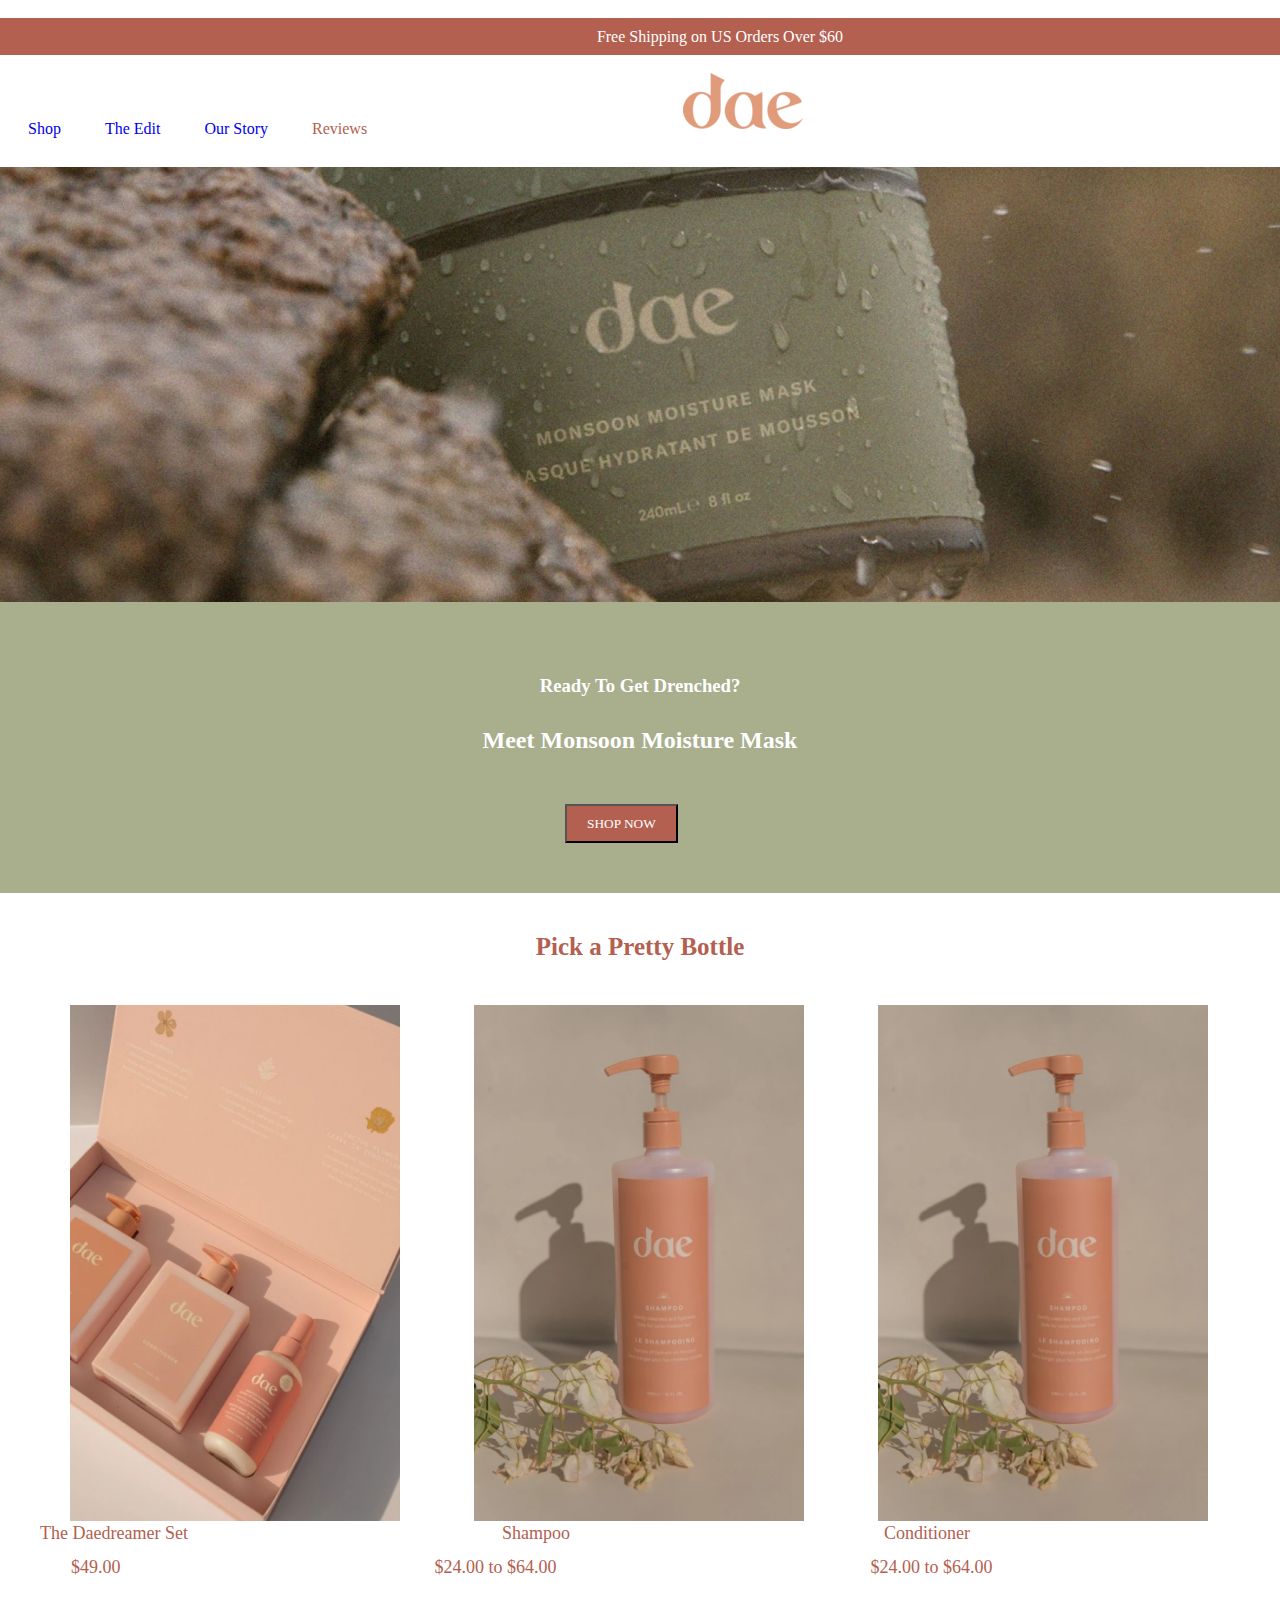
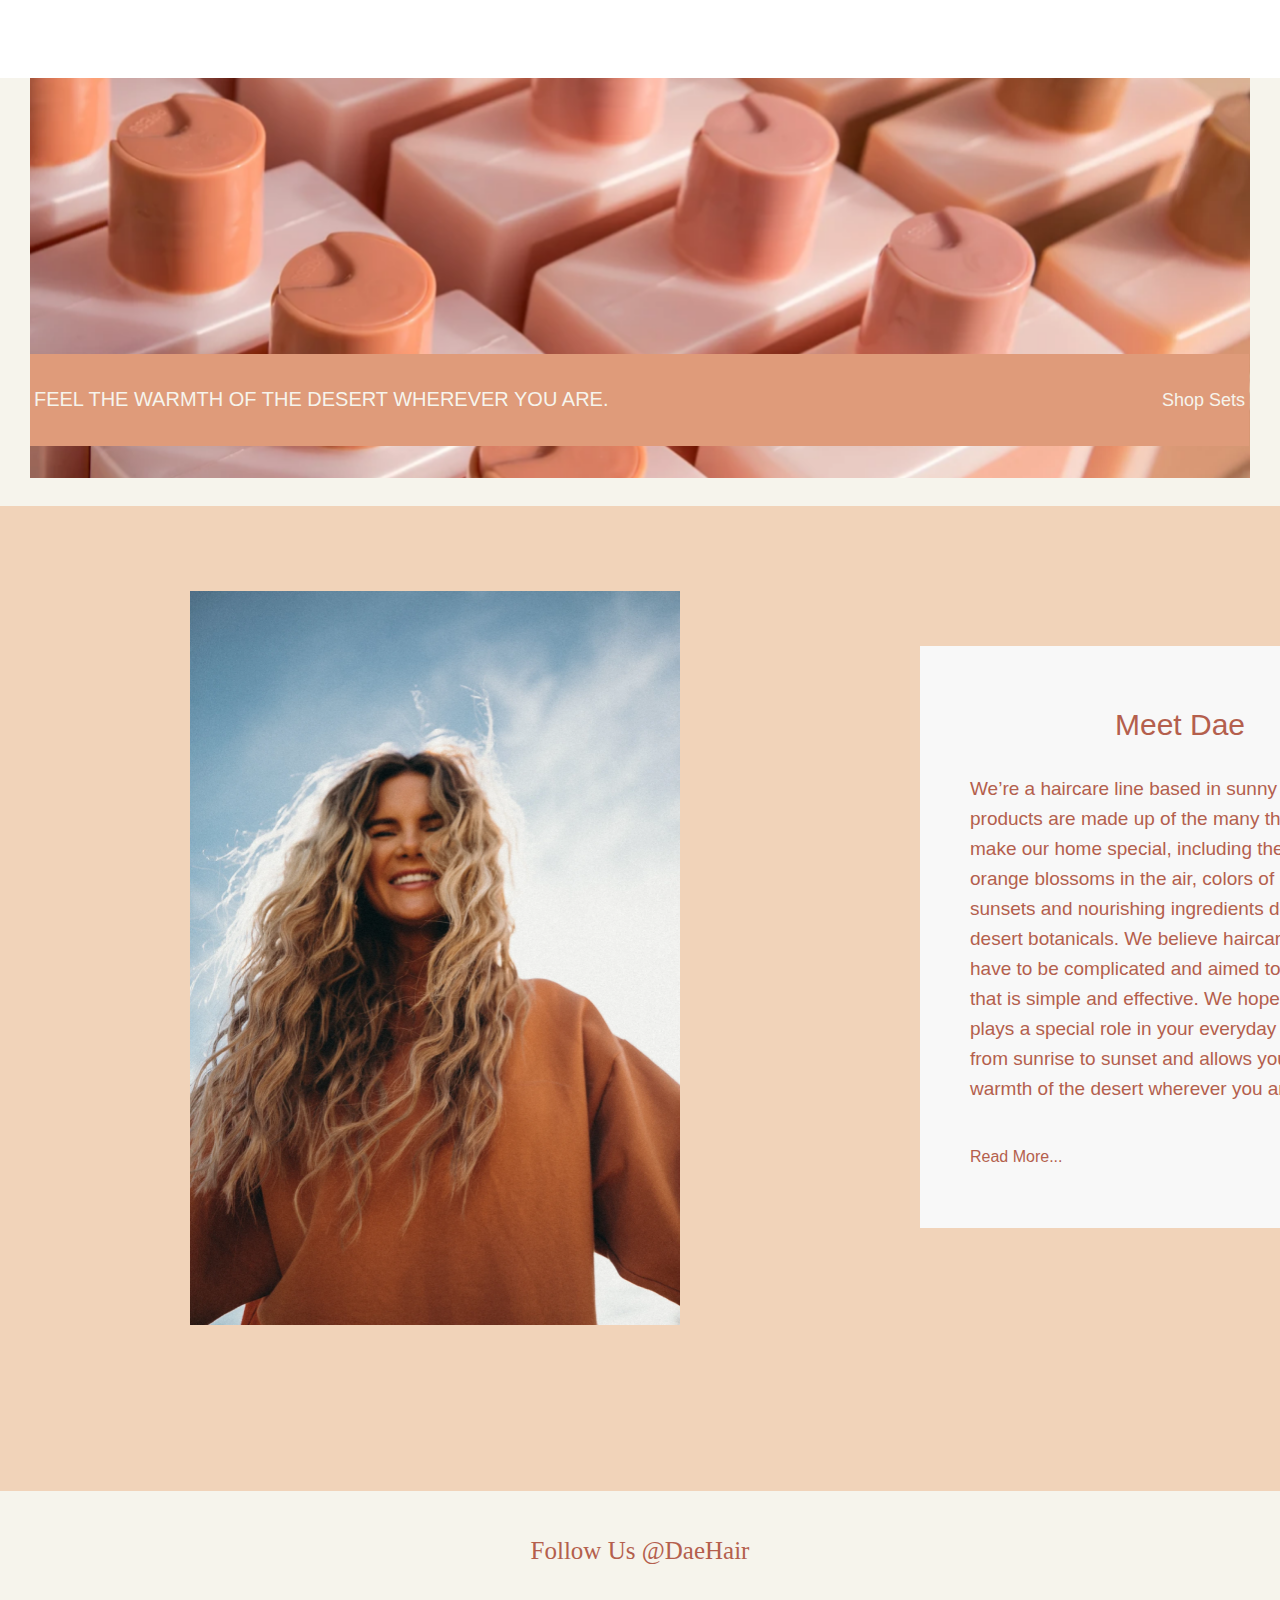
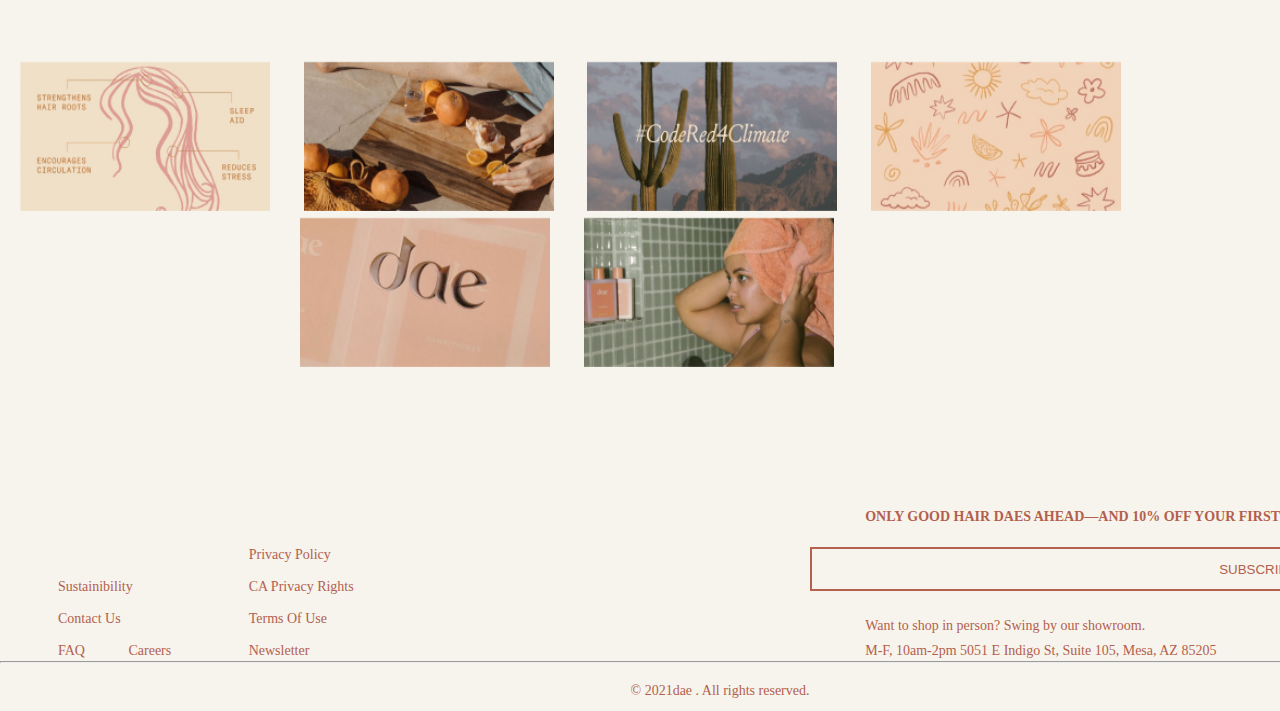
<file: index.html>
<!DOCTYPE html>
<html lang="en">
  <head>
    <meta charset="UTF-8" />
    <meta http-equiv="X-UA-Compatible" content="IE=edge" />
    <meta name="viewport" content="width=device-width, initial-scale=1.0" />
    <title>Homework</title>
    <link rel="stylesheet" href="./css/main.css" />
  </head>
  <body>
    <header>
      <div class="container p">
        <p class="main">Free Shipping on US Orders Over $60</p>
      </div>
      <nav>
        <ul>
          <li><a href="#">Shop</a></li>
          <li><a href="#">The Edit</a></li>
          <li><a href="#">Our Story</a></li>
          <li><a href="#"></a>Reviews</li>
          <img src="./images/Dae.svg" alt="" />
          <h2>Account</h2>
          <img src="./images/Vector.png" id="img" alt="0" />
          <h4>0</h4>
        </ul>
        <div>
          <img src="./images/Dae.png" class="images" alt="" />
          <h3>Ready To Get Drenched?</h3>
          <h2>Meet Monsoon Moisture Mask</h2>
          <button class="but">SHOP NOW</button>
        </div>
      </nav>
    </header>
    <main>
      <div>
        <h2>Pick a Pretty Bottle</h2>
      </div>
      <div>
        <img src="./images/Dae 3.png" alt="" />
        <img src="./images/Dae1.png" alt="" />
        <img src="./images/Dae1.png" alt="" />
      </div>
      <div>
        <p>The Daedreamer Set</p>
        <p>Shampoo</p>
        <p>Conditioner</p>
      </div>
      <div class="container cost">
        <p>$49.00</p>
        <p>$24.00 to $64.00</p>
        <p>$24.00 to $64.00</p>
      </div>
    </main>
    <footer>
      <section class="asosiy1">
        <img src="./images/photo1`.png" alt="" />
        <div class="asosiy2">
          <p class="asosiy3">Feel the warmth of the desert wherever you are.</p>
          <p class="asosiy4">Shop Sets</p>
        </div>
      </section>

      <section class="container asosiy5">
        <img src="./images/photo2.png" alt="" />
        <div class="asosiy6">
          <h3 class="asosiy7">Meet Dae</h3>
          <p class="asosiy8">
            We’re a haircare line based in sunny Arizona. Our products are made
            up of the many things that make our home special, including the
            scent of orange blossoms in the air, colors of majestic sunsets and
            nourishing ingredients derived from desert botanicals. We believe
            haircare doesn’t have to be complicated and aimed to make a line
            that is simple and effective. We hope that dae plays a special role
            in your everyday hair routine from sunrise to sunset and allows you
            to feel the warmth of the desert wherever you are.
          </p>
          <a href="#" class="asosiy9">Read More...</a>
        </div>
      </section>
      <section>
        <div class="bosh">Follow Us @DaeHair</div>
        <div class="rasmlar">
          <img src="./images/photo22.png" class="rasm" alt="" />
          <img src="./images/photo3.png" class="rasm" alt="" />
          <img src="./images/photo4.png" class="rasm" alt="" />
          <img src="./images/photo5.png" class="rasm" alt="" />
          <img src="./images/photo6.png" class="rasmm" alt="" />
          <img src="./images/photo7.png" class="rasm" alt="" />

        </div>
      </section>
      <div class="container">
        <footer>
          <div class="ul">
            <ul>
              <li>sustainibility</li>
              <li>contact us</li>
              <li>FAQ</li>
              <li>careers</li>
            </ul>
          </div>
          <div class="container left">
            <ul>
              <li>privacy policy</li>
              <li>CA privacy rights</li>
              <li>terms of use</li>
              <li>newsletter</li>
            </ul>
          </div>
          <div class="container oxirgi">
            <h4>ONLY GOOD HAIR DAES AHEAD—AND 10% OFF YOUR FIRST ORDER</h4>
            <br/>
            <button>subscribe</button>
            <br/>
            <br/>
            <p>Want to shop in person? Swing by our showroom.</p>
            <p>M-F, 10am-2pm 5051 E Indigo St, Suite 105, Mesa, AZ 85205</p>
          </div>
          <hr />
          <p class="p">© 2021dae . All rights reserved.</p>
        
      </div>
    </div>

    </footer>
  </body>
</html>
</file>
<file: css/main.css>
@import "common.css";
@import "header.css";
@import "footer.css";
</file>
